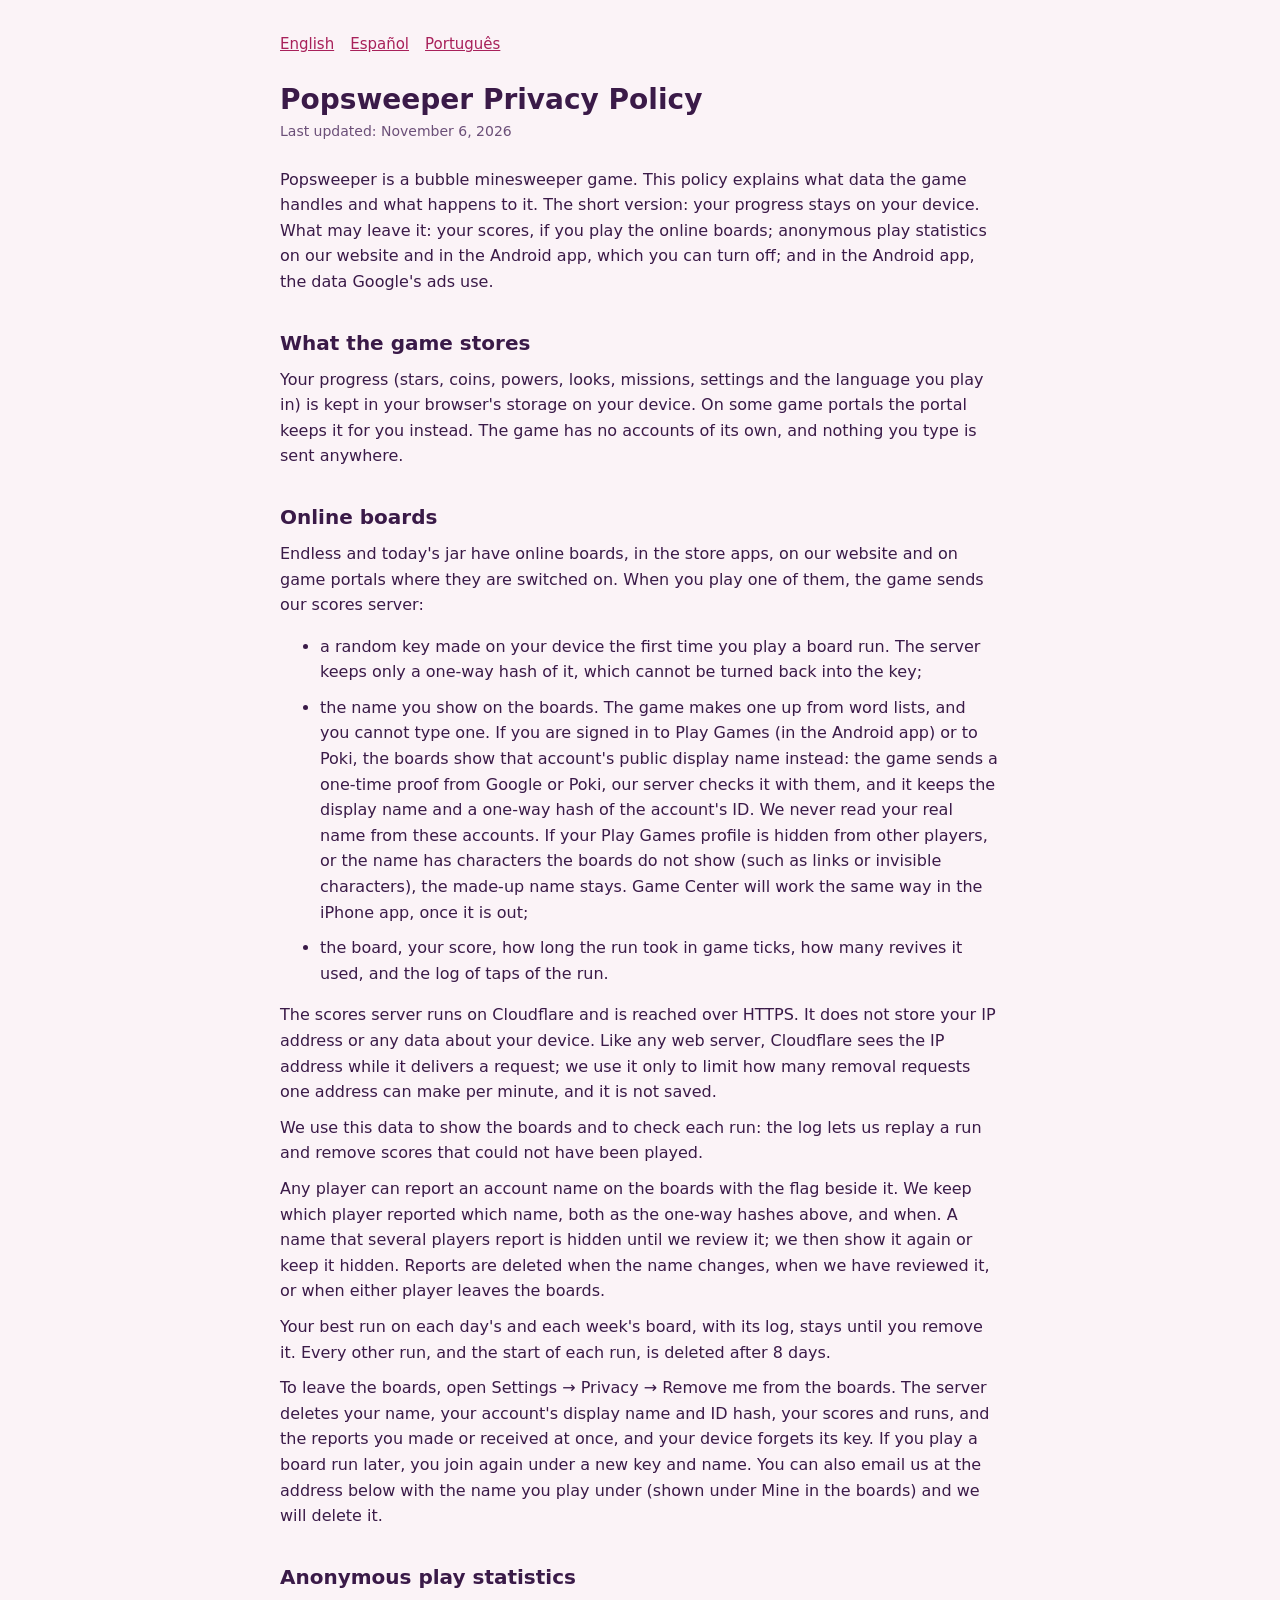
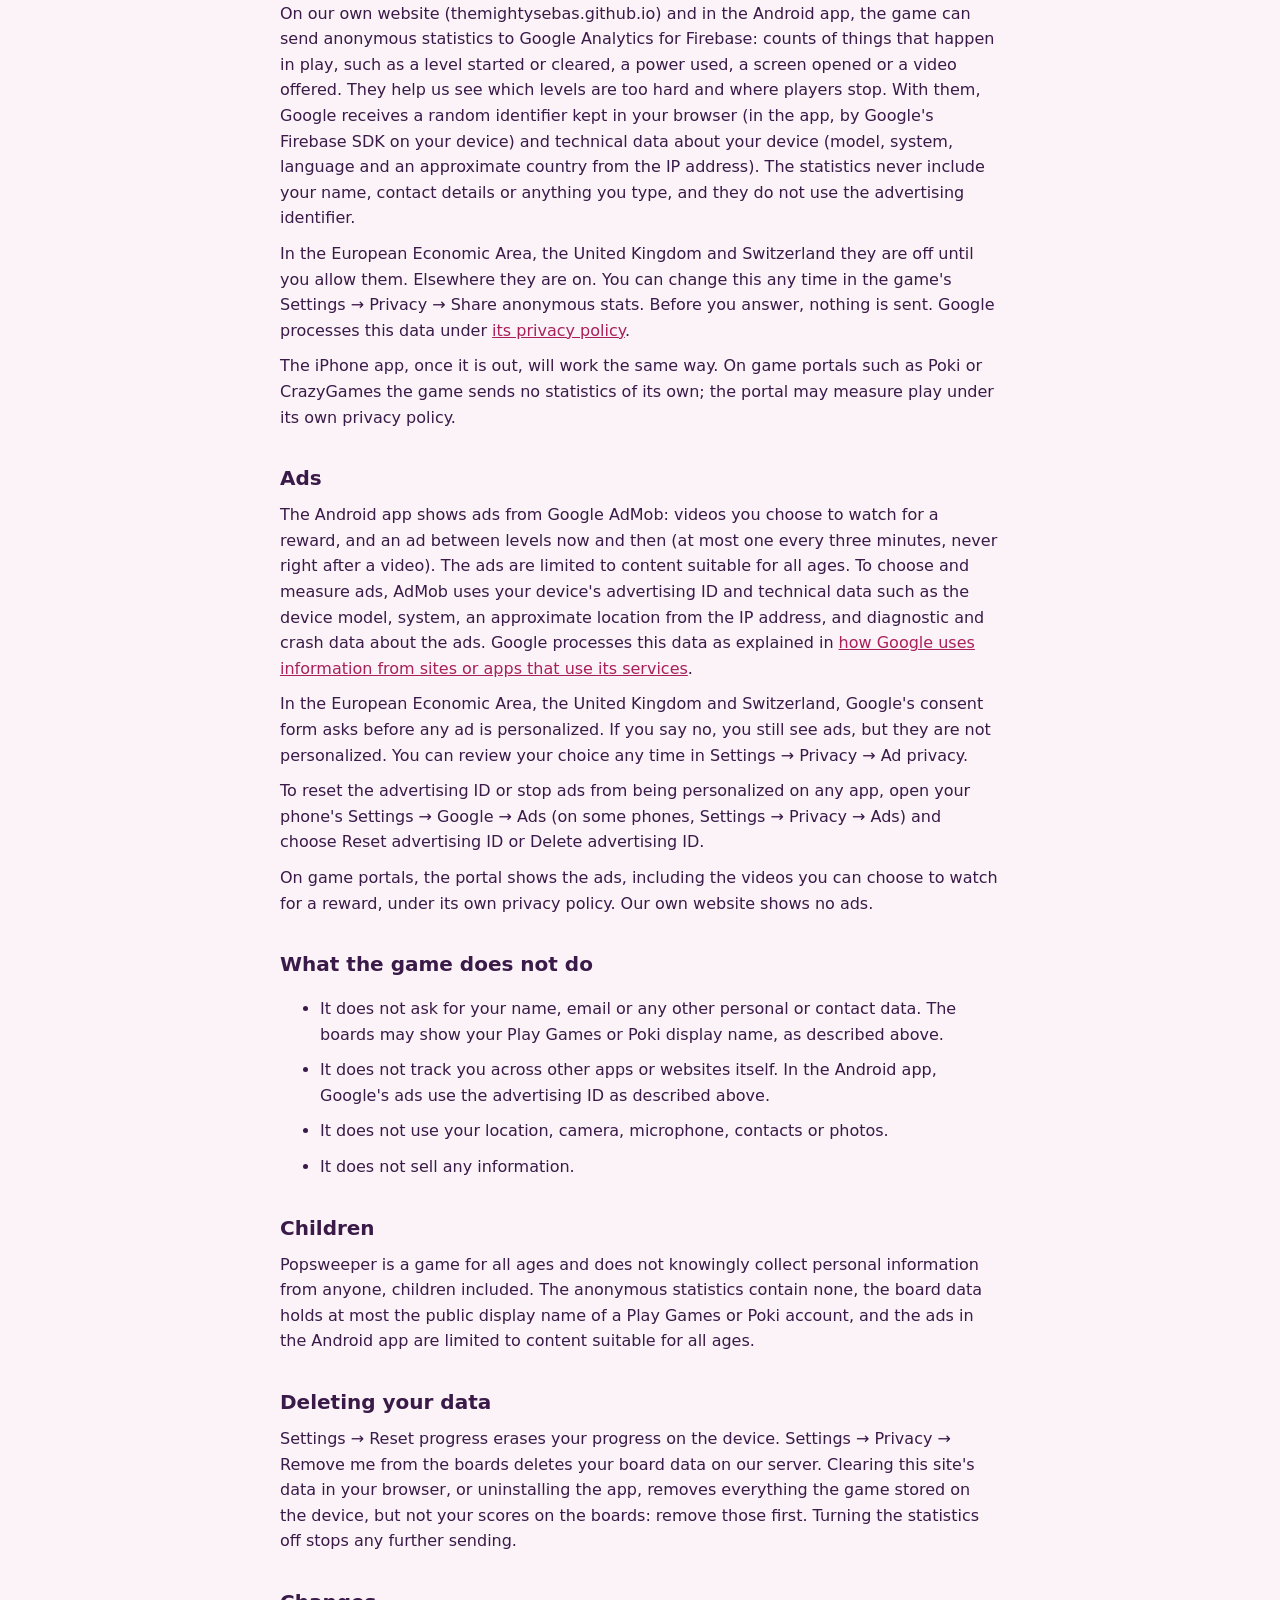
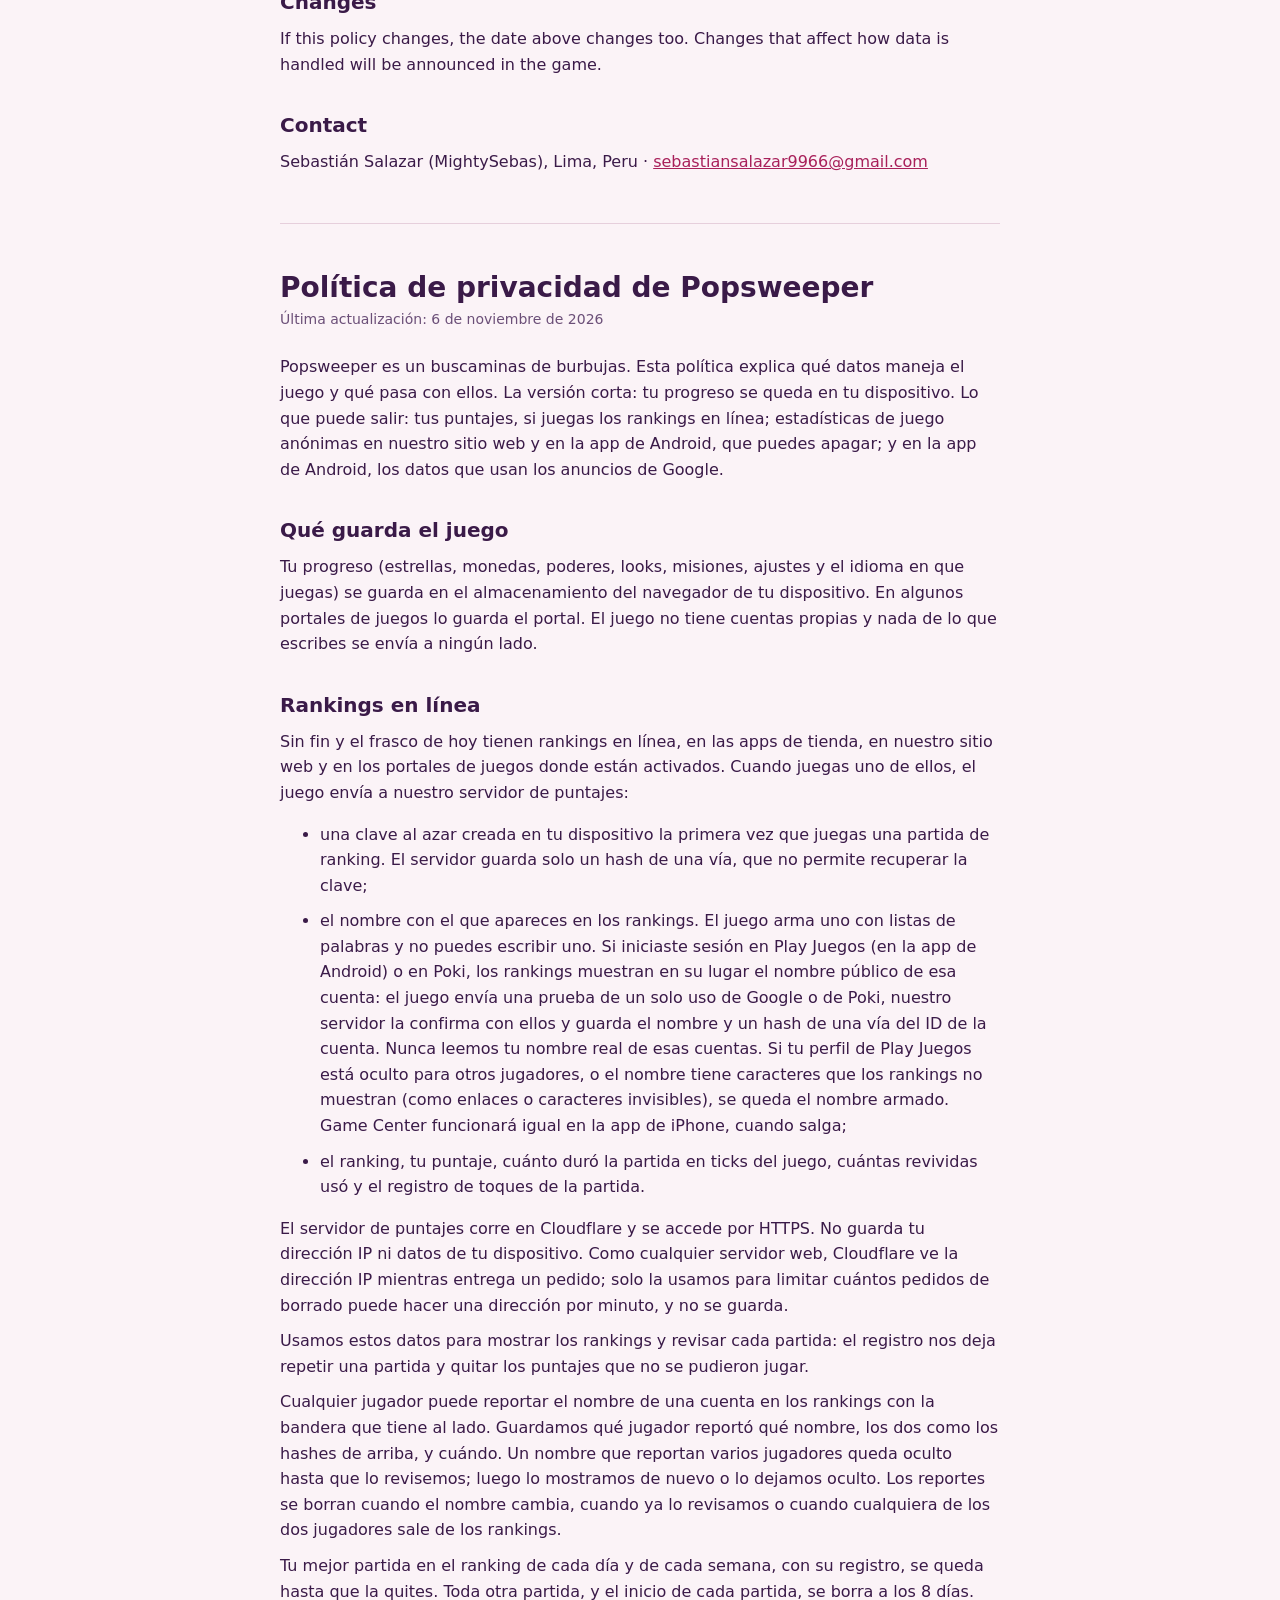
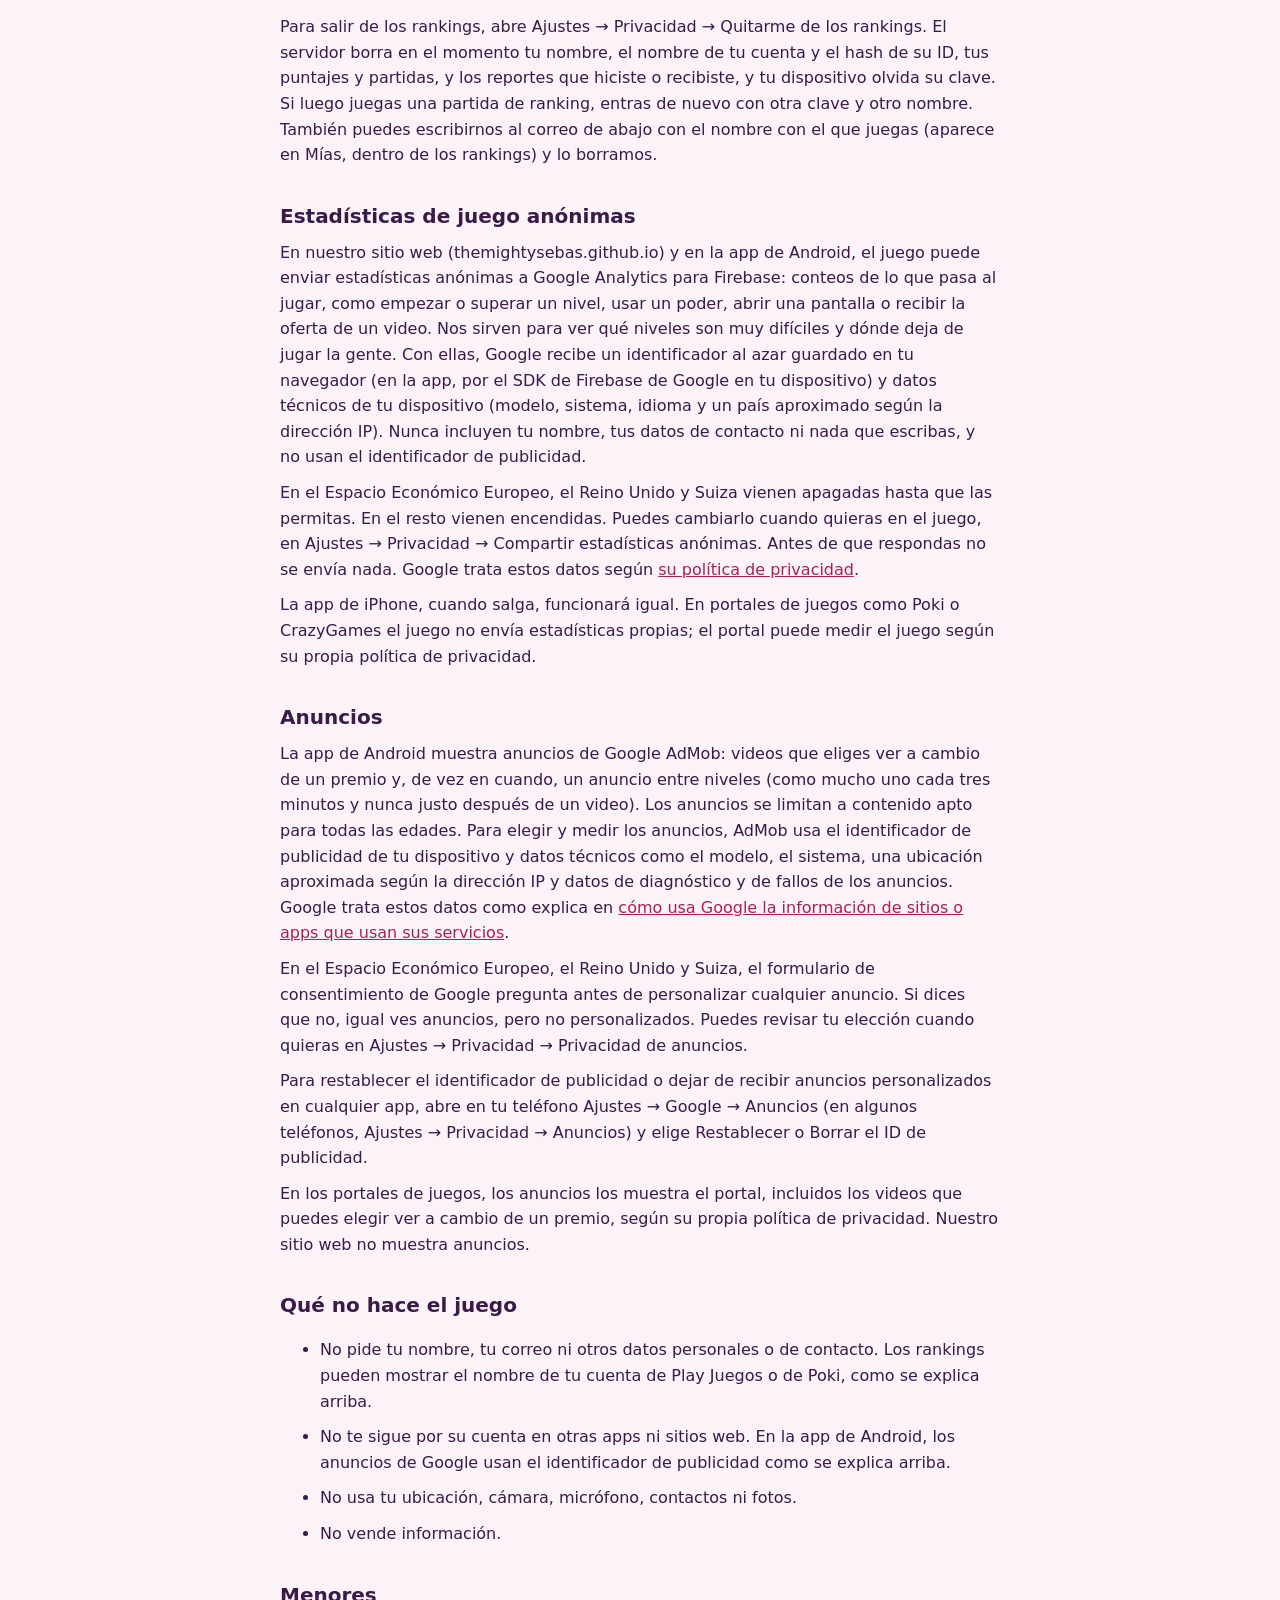
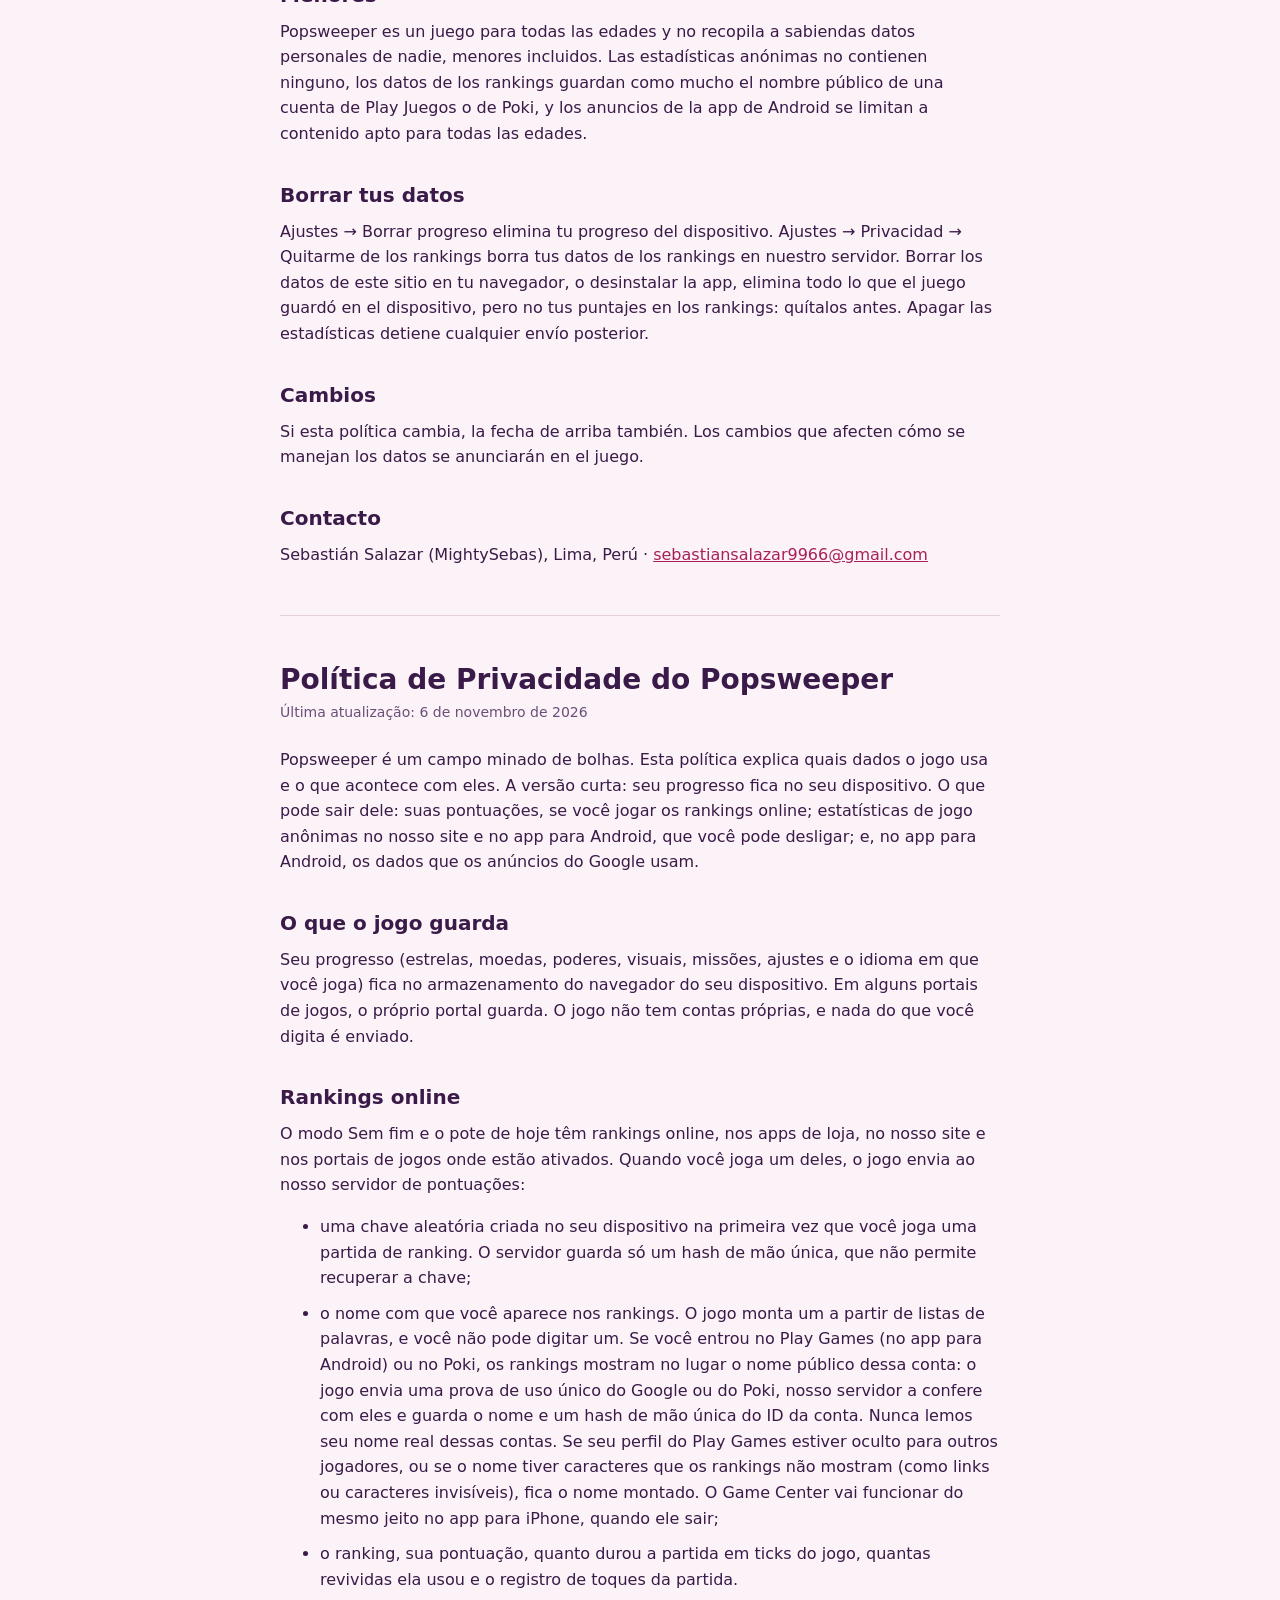
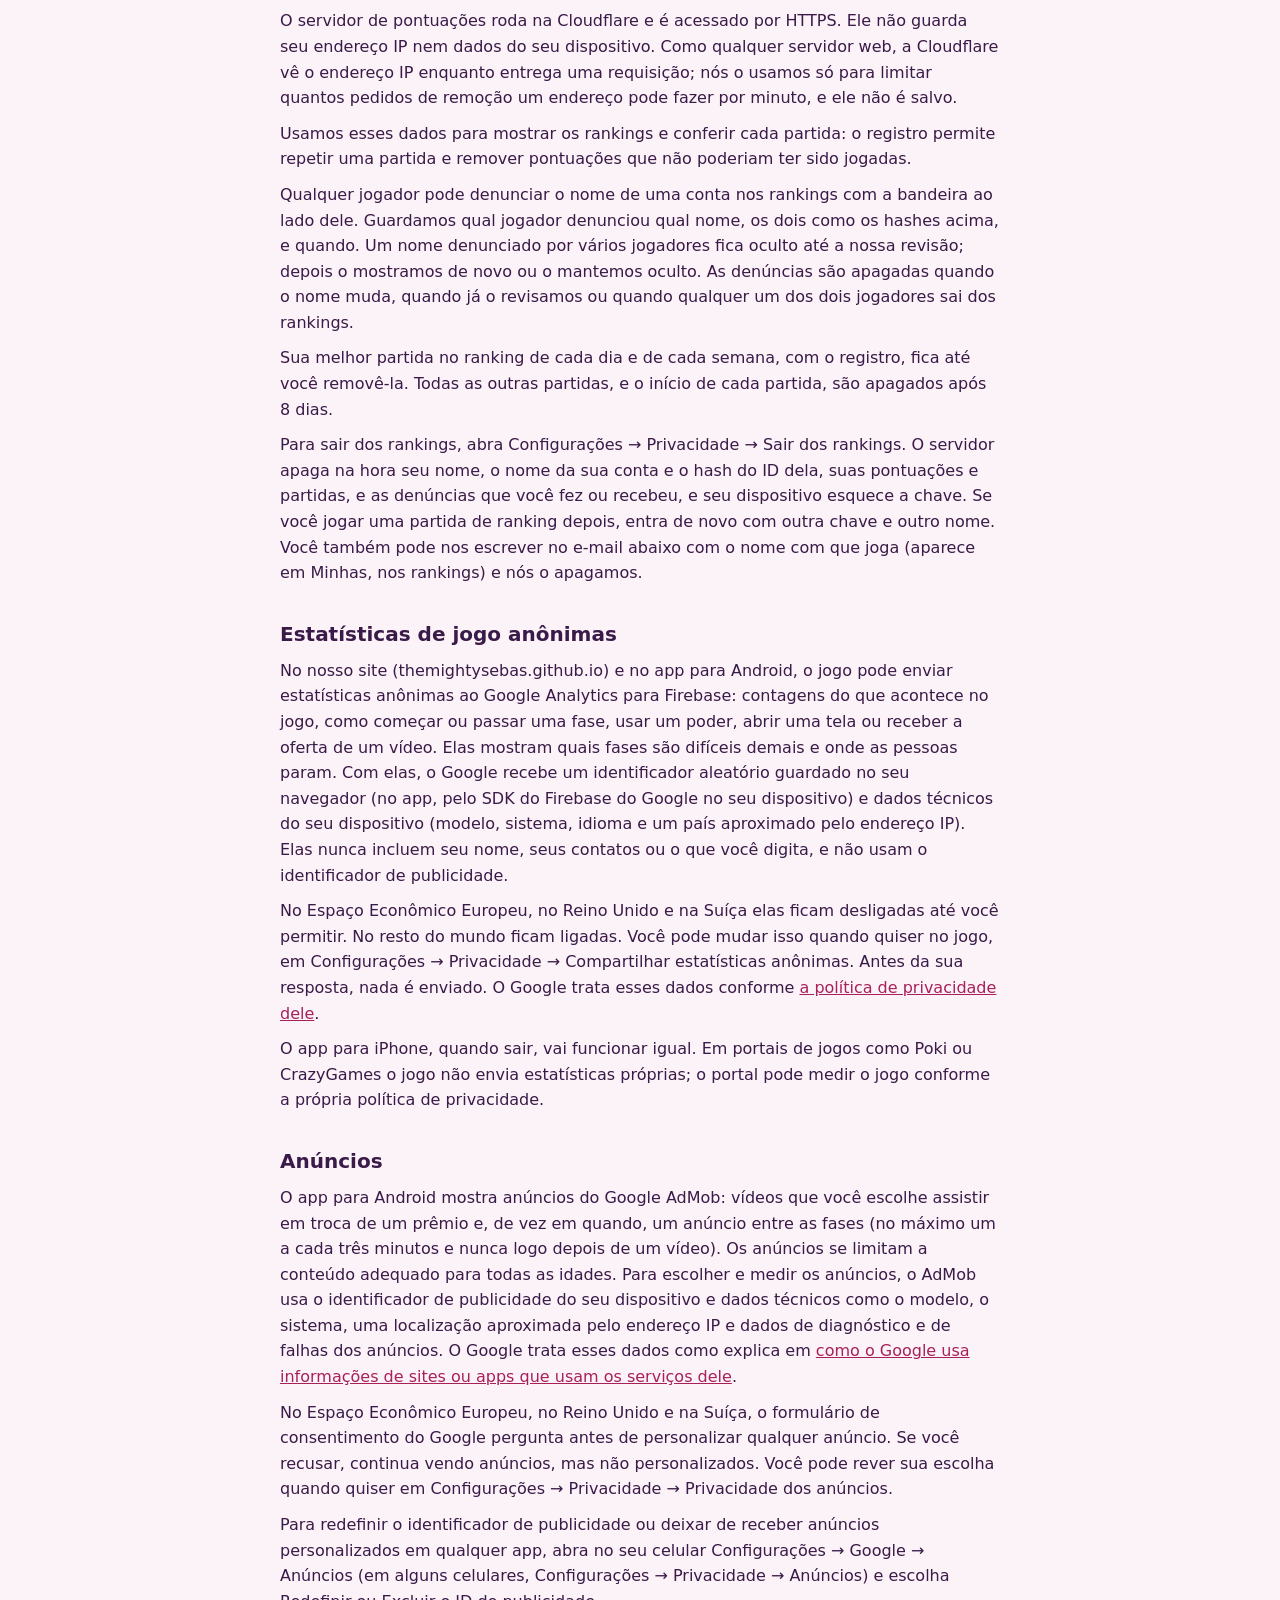
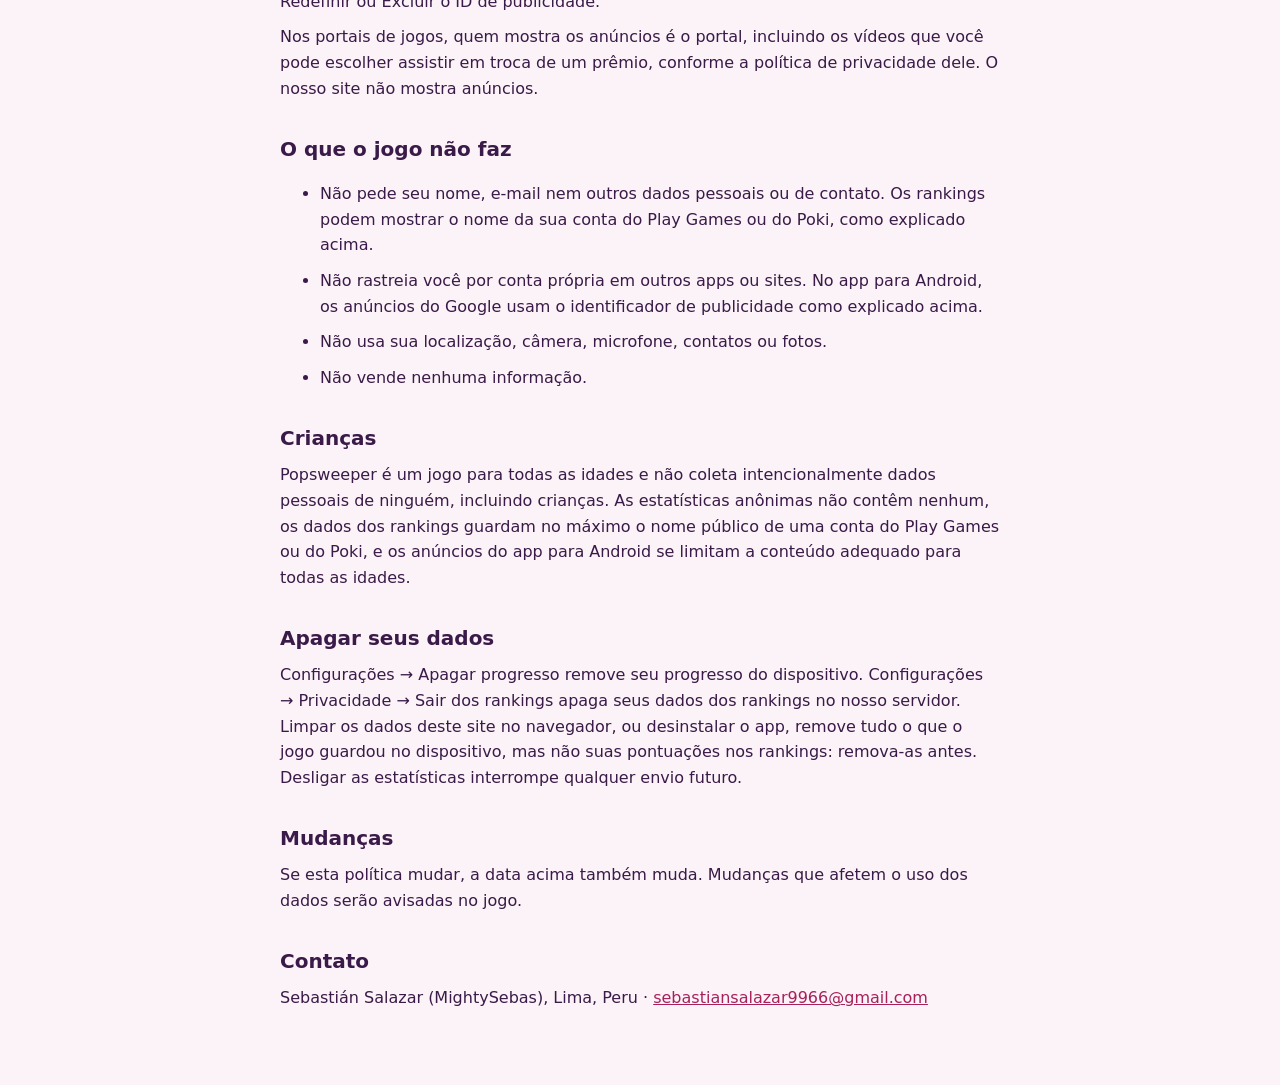
<file: privacy.html>
<!doctype html>
<html lang="en">
<head>
<meta charset="utf-8">
<meta name="viewport" content="width=device-width, initial-scale=1">
<title>Popsweeper · Privacy Policy</title>
<link rel="icon" href="favicon.svg" type="image/svg+xml">
<style>
  :root { --ink: #3a1a48; --soft: #6b4f78; --bg: #fbf3f7; --line: #e6cfdc; --accent: #a8205a; }
  @media (prefers-color-scheme: dark) { :root { --ink: #f4e6ee; --soft: #c2a9c9; --bg: #1c0d24; --line: #3d2547; --accent: #ff7aae; } }
  body { margin: 0 auto; padding: 32px 20px 64px; max-width: 720px; font: 16px/1.6 system-ui, -apple-system, 'Segoe UI', Roboto, sans-serif; color: var(--ink); background: var(--bg); }
  h1 { font-size: 28px; line-height: 1.15; margin: 0 0 4px; }
  h2 { font-size: 20px; margin: 32px 0 8px; }
  p, li { margin: 0 0 10px; }
  .meta { color: var(--soft); font-size: 14px; margin-bottom: 24px; }
  nav { display: flex; gap: 16px; margin-bottom: 28px; font-size: 15px; }
  hr { border: 0; border-top: 1px solid var(--line); margin: 48px 0; }
  a { color: var(--accent); }
</style>
</head>
<body>
<nav aria-label="Language"><a href="#en">English</a><a href="#es">Español</a><a href="#pt">Português</a></nav>

<section id="en" lang="en">
<h1>Popsweeper Privacy Policy</h1>
<p class="meta">Last updated: November 6, 2026</p>
<p>Popsweeper is a bubble minesweeper game. This policy explains what data the game handles and what happens to it. The short version: your progress stays on your device. What may leave it: your scores, if you play the online boards; anonymous play statistics on our website and in the Android app, which you can turn off; and in the Android app, the data Google's ads use.</p>

<h2>What the game stores</h2>
<p>Your progress (stars, coins, powers, looks, missions, settings and the language you play in) is kept in your browser's storage on your device. On some game portals the portal keeps it for you instead. The game has no accounts of its own, and nothing you type is sent anywhere.</p>

<h2>Online boards</h2>
<p>Endless and today's jar have online boards, in the store apps, on our website and on game portals where they are switched on. When you play one of them, the game sends our scores server:</p>
<ul>
<li>a random key made on your device the first time you play a board run. The server keeps only a one-way hash of it, which cannot be turned back into the key;</li>
<li>the name you show on the boards. The game makes one up from word lists, and you cannot type one. If you are signed in to Play Games (in the Android app) or to Poki, the boards show that account's public display name instead: the game sends a one-time proof from Google or Poki, our server checks it with them, and it keeps the display name and a one-way hash of the account's ID. We never read your real name from these accounts. If your Play Games profile is hidden from other players, or the name has characters the boards do not show (such as links or invisible characters), the made-up name stays. Game Center will work the same way in the iPhone app, once it is out;</li>
<li>the board, your score, how long the run took in game ticks, how many revives it used, and the log of taps of the run.</li>
</ul>
<p>The scores server runs on Cloudflare and is reached over HTTPS. It does not store your IP address or any data about your device. Like any web server, Cloudflare sees the IP address while it delivers a request; we use it only to limit how many removal requests one address can make per minute, and it is not saved.</p>
<p>We use this data to show the boards and to check each run: the log lets us replay a run and remove scores that could not have been played.</p>
<p>Any player can report an account name on the boards with the flag beside it. We keep which player reported which name, both as the one-way hashes above, and when. A name that several players report is hidden until we review it; we then show it again or keep it hidden. Reports are deleted when the name changes, when we have reviewed it, or when either player leaves the boards.</p>
<p>Your best run on each day's and each week's board, with its log, stays until you remove it. Every other run, and the start of each run, is deleted after 8 days.</p>
<p>To leave the boards, open Settings → Privacy → Remove me from the boards. The server deletes your name, your account's display name and ID hash, your scores and runs, and the reports you made or received at once, and your device forgets its key. If you play a board run later, you join again under a new key and name. You can also email us at the address below with the name you play under (shown under Mine in the boards) and we will delete it.</p>

<h2>Anonymous play statistics</h2>
<p>On our own website (themightysebas.github.io) and in the Android app, the game can send anonymous statistics to Google Analytics for Firebase: counts of things that happen in play, such as a level started or cleared, a power used, a screen opened or a video offered. They help us see which levels are too hard and where players stop. With them, Google receives a random identifier kept in your browser (in the app, by Google's Firebase SDK on your device) and technical data about your device (model, system, language and an approximate country from the IP address). The statistics never include your name, contact details or anything you type, and they do not use the advertising identifier.</p>
<p>In the European Economic Area, the United Kingdom and Switzerland they are off until you allow them. Elsewhere they are on. You can change this any time in the game's Settings → Privacy → Share anonymous stats. Before you answer, nothing is sent. Google processes this data under <a href="https://policies.google.com/privacy">its privacy policy</a>.</p>
<p>The iPhone app, once it is out, will work the same way. On game portals such as Poki or CrazyGames the game sends no statistics of its own; the portal may measure play under its own privacy policy.</p>

<h2>Ads</h2>
<p>The Android app shows ads from Google AdMob: videos you choose to watch for a reward, and an ad between levels now and then (at most one every three minutes, never right after a video). The ads are limited to content suitable for all ages. To choose and measure ads, AdMob uses your device's advertising ID and technical data such as the device model, system, an approximate location from the IP address, and diagnostic and crash data about the ads. Google processes this data as explained in <a href="https://policies.google.com/technologies/partner-sites">how Google uses information from sites or apps that use its services</a>.</p>
<p>In the European Economic Area, the United Kingdom and Switzerland, Google's consent form asks before any ad is personalized. If you say no, you still see ads, but they are not personalized. You can review your choice any time in Settings → Privacy → Ad privacy.</p>
<p>To reset the advertising ID or stop ads from being personalized on any app, open your phone's Settings → Google → Ads (on some phones, Settings → Privacy → Ads) and choose Reset advertising ID or Delete advertising ID.</p>
<p>On game portals, the portal shows the ads, including the videos you can choose to watch for a reward, under its own privacy policy. Our own website shows no ads.</p>

<h2>What the game does not do</h2>
<ul>
<li>It does not ask for your name, email or any other personal or contact data. The boards may show your Play Games or Poki display name, as described above.</li>
<li>It does not track you across other apps or websites itself. In the Android app, Google's ads use the advertising ID as described above.</li>
<li>It does not use your location, camera, microphone, contacts or photos.</li>
<li>It does not sell any information.</li>
</ul>

<h2>Children</h2>
<p>Popsweeper is a game for all ages and does not knowingly collect personal information from anyone, children included. The anonymous statistics contain none, the board data holds at most the public display name of a Play Games or Poki account, and the ads in the Android app are limited to content suitable for all ages.</p>

<h2>Deleting your data</h2>
<p>Settings → Reset progress erases your progress on the device. Settings → Privacy → Remove me from the boards deletes your board data on our server. Clearing this site's data in your browser, or uninstalling the app, removes everything the game stored on the device, but not your scores on the boards: remove those first. Turning the statistics off stops any further sending.</p>

<h2>Changes</h2>
<p>If this policy changes, the date above changes too. Changes that affect how data is handled will be announced in the game.</p>

<h2>Contact</h2>
<p>Sebastián Salazar (MightySebas), Lima, Peru · <a href="mailto:sebastiansalazar9966@gmail.com">sebastiansalazar9966@gmail.com</a></p>
</section>

<hr>

<section id="es" lang="es">
<h1>Política de privacidad de Popsweeper</h1>
<p class="meta">Última actualización: 6 de noviembre de 2026</p>
<p>Popsweeper es un buscaminas de burbujas. Esta política explica qué datos maneja el juego y qué pasa con ellos. La versión corta: tu progreso se queda en tu dispositivo. Lo que puede salir: tus puntajes, si juegas los rankings en línea; estadísticas de juego anónimas en nuestro sitio web y en la app de Android, que puedes apagar; y en la app de Android, los datos que usan los anuncios de Google.</p>

<h2>Qué guarda el juego</h2>
<p>Tu progreso (estrellas, monedas, poderes, looks, misiones, ajustes y el idioma en que juegas) se guarda en el almacenamiento del navegador de tu dispositivo. En algunos portales de juegos lo guarda el portal. El juego no tiene cuentas propias y nada de lo que escribes se envía a ningún lado.</p>

<h2>Rankings en línea</h2>
<p>Sin fin y el frasco de hoy tienen rankings en línea, en las apps de tienda, en nuestro sitio web y en los portales de juegos donde están activados. Cuando juegas uno de ellos, el juego envía a nuestro servidor de puntajes:</p>
<ul>
<li>una clave al azar creada en tu dispositivo la primera vez que juegas una partida de ranking. El servidor guarda solo un hash de una vía, que no permite recuperar la clave;</li>
<li>el nombre con el que apareces en los rankings. El juego arma uno con listas de palabras y no puedes escribir uno. Si iniciaste sesión en Play Juegos (en la app de Android) o en Poki, los rankings muestran en su lugar el nombre público de esa cuenta: el juego envía una prueba de un solo uso de Google o de Poki, nuestro servidor la confirma con ellos y guarda el nombre y un hash de una vía del ID de la cuenta. Nunca leemos tu nombre real de esas cuentas. Si tu perfil de Play Juegos está oculto para otros jugadores, o el nombre tiene caracteres que los rankings no muestran (como enlaces o caracteres invisibles), se queda el nombre armado. Game Center funcionará igual en la app de iPhone, cuando salga;</li>
<li>el ranking, tu puntaje, cuánto duró la partida en ticks del juego, cuántas revividas usó y el registro de toques de la partida.</li>
</ul>
<p>El servidor de puntajes corre en Cloudflare y se accede por HTTPS. No guarda tu dirección IP ni datos de tu dispositivo. Como cualquier servidor web, Cloudflare ve la dirección IP mientras entrega un pedido; solo la usamos para limitar cuántos pedidos de borrado puede hacer una dirección por minuto, y no se guarda.</p>
<p>Usamos estos datos para mostrar los rankings y revisar cada partida: el registro nos deja repetir una partida y quitar los puntajes que no se pudieron jugar.</p>
<p>Cualquier jugador puede reportar el nombre de una cuenta en los rankings con la bandera que tiene al lado. Guardamos qué jugador reportó qué nombre, los dos como los hashes de arriba, y cuándo. Un nombre que reportan varios jugadores queda oculto hasta que lo revisemos; luego lo mostramos de nuevo o lo dejamos oculto. Los reportes se borran cuando el nombre cambia, cuando ya lo revisamos o cuando cualquiera de los dos jugadores sale de los rankings.</p>
<p>Tu mejor partida en el ranking de cada día y de cada semana, con su registro, se queda hasta que la quites. Toda otra partida, y el inicio de cada partida, se borra a los 8 días.</p>
<p>Para salir de los rankings, abre Ajustes → Privacidad → Quitarme de los rankings. El servidor borra en el momento tu nombre, el nombre de tu cuenta y el hash de su ID, tus puntajes y partidas, y los reportes que hiciste o recibiste, y tu dispositivo olvida su clave. Si luego juegas una partida de ranking, entras de nuevo con otra clave y otro nombre. También puedes escribirnos al correo de abajo con el nombre con el que juegas (aparece en Mías, dentro de los rankings) y lo borramos.</p>

<h2>Estadísticas de juego anónimas</h2>
<p>En nuestro sitio web (themightysebas.github.io) y en la app de Android, el juego puede enviar estadísticas anónimas a Google Analytics para Firebase: conteos de lo que pasa al jugar, como empezar o superar un nivel, usar un poder, abrir una pantalla o recibir la oferta de un video. Nos sirven para ver qué niveles son muy difíciles y dónde deja de jugar la gente. Con ellas, Google recibe un identificador al azar guardado en tu navegador (en la app, por el SDK de Firebase de Google en tu dispositivo) y datos técnicos de tu dispositivo (modelo, sistema, idioma y un país aproximado según la dirección IP). Nunca incluyen tu nombre, tus datos de contacto ni nada que escribas, y no usan el identificador de publicidad.</p>
<p>En el Espacio Económico Europeo, el Reino Unido y Suiza vienen apagadas hasta que las permitas. En el resto vienen encendidas. Puedes cambiarlo cuando quieras en el juego, en Ajustes → Privacidad → Compartir estadísticas anónimas. Antes de que respondas no se envía nada. Google trata estos datos según <a href="https://policies.google.com/privacy">su política de privacidad</a>.</p>
<p>La app de iPhone, cuando salga, funcionará igual. En portales de juegos como Poki o CrazyGames el juego no envía estadísticas propias; el portal puede medir el juego según su propia política de privacidad.</p>

<h2>Anuncios</h2>
<p>La app de Android muestra anuncios de Google AdMob: videos que eliges ver a cambio de un premio y, de vez en cuando, un anuncio entre niveles (como mucho uno cada tres minutos y nunca justo después de un video). Los anuncios se limitan a contenido apto para todas las edades. Para elegir y medir los anuncios, AdMob usa el identificador de publicidad de tu dispositivo y datos técnicos como el modelo, el sistema, una ubicación aproximada según la dirección IP y datos de diagnóstico y de fallos de los anuncios. Google trata estos datos como explica en <a href="https://policies.google.com/technologies/partner-sites?hl=es">cómo usa Google la información de sitios o apps que usan sus servicios</a>.</p>
<p>En el Espacio Económico Europeo, el Reino Unido y Suiza, el formulario de consentimiento de Google pregunta antes de personalizar cualquier anuncio. Si dices que no, igual ves anuncios, pero no personalizados. Puedes revisar tu elección cuando quieras en Ajustes → Privacidad → Privacidad de anuncios.</p>
<p>Para restablecer el identificador de publicidad o dejar de recibir anuncios personalizados en cualquier app, abre en tu teléfono Ajustes → Google → Anuncios (en algunos teléfonos, Ajustes → Privacidad → Anuncios) y elige Restablecer o Borrar el ID de publicidad.</p>
<p>En los portales de juegos, los anuncios los muestra el portal, incluidos los videos que puedes elegir ver a cambio de un premio, según su propia política de privacidad. Nuestro sitio web no muestra anuncios.</p>

<h2>Qué no hace el juego</h2>
<ul>
<li>No pide tu nombre, tu correo ni otros datos personales o de contacto. Los rankings pueden mostrar el nombre de tu cuenta de Play Juegos o de Poki, como se explica arriba.</li>
<li>No te sigue por su cuenta en otras apps ni sitios web. En la app de Android, los anuncios de Google usan el identificador de publicidad como se explica arriba.</li>
<li>No usa tu ubicación, cámara, micrófono, contactos ni fotos.</li>
<li>No vende información.</li>
</ul>

<h2>Menores</h2>
<p>Popsweeper es un juego para todas las edades y no recopila a sabiendas datos personales de nadie, menores incluidos. Las estadísticas anónimas no contienen ninguno, los datos de los rankings guardan como mucho el nombre público de una cuenta de Play Juegos o de Poki, y los anuncios de la app de Android se limitan a contenido apto para todas las edades.</p>

<h2>Borrar tus datos</h2>
<p>Ajustes → Borrar progreso elimina tu progreso del dispositivo. Ajustes → Privacidad → Quitarme de los rankings borra tus datos de los rankings en nuestro servidor. Borrar los datos de este sitio en tu navegador, o desinstalar la app, elimina todo lo que el juego guardó en el dispositivo, pero no tus puntajes en los rankings: quítalos antes. Apagar las estadísticas detiene cualquier envío posterior.</p>

<h2>Cambios</h2>
<p>Si esta política cambia, la fecha de arriba también. Los cambios que afecten cómo se manejan los datos se anunciarán en el juego.</p>

<h2>Contacto</h2>
<p>Sebastián Salazar (MightySebas), Lima, Perú · <a href="mailto:sebastiansalazar9966@gmail.com">sebastiansalazar9966@gmail.com</a></p>
</section>

<hr>

<section id="pt" lang="pt-BR">
<h1>Política de Privacidade do Popsweeper</h1>
<p class="meta">Última atualização: 6 de novembro de 2026</p>
<p>Popsweeper é um campo minado de bolhas. Esta política explica quais dados o jogo usa e o que acontece com eles. A versão curta: seu progresso fica no seu dispositivo. O que pode sair dele: suas pontuações, se você jogar os rankings online; estatísticas de jogo anônimas no nosso site e no app para Android, que você pode desligar; e, no app para Android, os dados que os anúncios do Google usam.</p>

<h2>O que o jogo guarda</h2>
<p>Seu progresso (estrelas, moedas, poderes, visuais, missões, ajustes e o idioma em que você joga) fica no armazenamento do navegador do seu dispositivo. Em alguns portais de jogos, o próprio portal guarda. O jogo não tem contas próprias, e nada do que você digita é enviado.</p>

<h2>Rankings online</h2>
<p>O modo Sem fim e o pote de hoje têm rankings online, nos apps de loja, no nosso site e nos portais de jogos onde estão ativados. Quando você joga um deles, o jogo envia ao nosso servidor de pontuações:</p>
<ul>
<li>uma chave aleatória criada no seu dispositivo na primeira vez que você joga uma partida de ranking. O servidor guarda só um hash de mão única, que não permite recuperar a chave;</li>
<li>o nome com que você aparece nos rankings. O jogo monta um a partir de listas de palavras, e você não pode digitar um. Se você entrou no Play Games (no app para Android) ou no Poki, os rankings mostram no lugar o nome público dessa conta: o jogo envia uma prova de uso único do Google ou do Poki, nosso servidor a confere com eles e guarda o nome e um hash de mão única do ID da conta. Nunca lemos seu nome real dessas contas. Se seu perfil do Play Games estiver oculto para outros jogadores, ou se o nome tiver caracteres que os rankings não mostram (como links ou caracteres invisíveis), fica o nome montado. O Game Center vai funcionar do mesmo jeito no app para iPhone, quando ele sair;</li>
<li>o ranking, sua pontuação, quanto durou a partida em ticks do jogo, quantas revividas ela usou e o registro de toques da partida.</li>
</ul>
<p>O servidor de pontuações roda na Cloudflare e é acessado por HTTPS. Ele não guarda seu endereço IP nem dados do seu dispositivo. Como qualquer servidor web, a Cloudflare vê o endereço IP enquanto entrega uma requisição; nós o usamos só para limitar quantos pedidos de remoção um endereço pode fazer por minuto, e ele não é salvo.</p>
<p>Usamos esses dados para mostrar os rankings e conferir cada partida: o registro permite repetir uma partida e remover pontuações que não poderiam ter sido jogadas.</p>
<p>Qualquer jogador pode denunciar o nome de uma conta nos rankings com a bandeira ao lado dele. Guardamos qual jogador denunciou qual nome, os dois como os hashes acima, e quando. Um nome denunciado por vários jogadores fica oculto até a nossa revisão; depois o mostramos de novo ou o mantemos oculto. As denúncias são apagadas quando o nome muda, quando já o revisamos ou quando qualquer um dos dois jogadores sai dos rankings.</p>
<p>Sua melhor partida no ranking de cada dia e de cada semana, com o registro, fica até você removê-la. Todas as outras partidas, e o início de cada partida, são apagados após 8 dias.</p>
<p>Para sair dos rankings, abra Configurações → Privacidade → Sair dos rankings. O servidor apaga na hora seu nome, o nome da sua conta e o hash do ID dela, suas pontuações e partidas, e as denúncias que você fez ou recebeu, e seu dispositivo esquece a chave. Se você jogar uma partida de ranking depois, entra de novo com outra chave e outro nome. Você também pode nos escrever no e-mail abaixo com o nome com que joga (aparece em Minhas, nos rankings) e nós o apagamos.</p>

<h2>Estatísticas de jogo anônimas</h2>
<p>No nosso site (themightysebas.github.io) e no app para Android, o jogo pode enviar estatísticas anônimas ao Google Analytics para Firebase: contagens do que acontece no jogo, como começar ou passar uma fase, usar um poder, abrir uma tela ou receber a oferta de um vídeo. Elas mostram quais fases são difíceis demais e onde as pessoas param. Com elas, o Google recebe um identificador aleatório guardado no seu navegador (no app, pelo SDK do Firebase do Google no seu dispositivo) e dados técnicos do seu dispositivo (modelo, sistema, idioma e um país aproximado pelo endereço IP). Elas nunca incluem seu nome, seus contatos ou o que você digita, e não usam o identificador de publicidade.</p>
<p>No Espaço Econômico Europeu, no Reino Unido e na Suíça elas ficam desligadas até você permitir. No resto do mundo ficam ligadas. Você pode mudar isso quando quiser no jogo, em Configurações → Privacidade → Compartilhar estatísticas anônimas. Antes da sua resposta, nada é enviado. O Google trata esses dados conforme <a href="https://policies.google.com/privacy">a política de privacidade dele</a>.</p>
<p>O app para iPhone, quando sair, vai funcionar igual. Em portais de jogos como Poki ou CrazyGames o jogo não envia estatísticas próprias; o portal pode medir o jogo conforme a própria política de privacidade.</p>

<h2>Anúncios</h2>
<p>O app para Android mostra anúncios do Google AdMob: vídeos que você escolhe assistir em troca de um prêmio e, de vez em quando, um anúncio entre as fases (no máximo um a cada três minutos e nunca logo depois de um vídeo). Os anúncios se limitam a conteúdo adequado para todas as idades. Para escolher e medir os anúncios, o AdMob usa o identificador de publicidade do seu dispositivo e dados técnicos como o modelo, o sistema, uma localização aproximada pelo endereço IP e dados de diagnóstico e de falhas dos anúncios. O Google trata esses dados como explica em <a href="https://policies.google.com/technologies/partner-sites?hl=pt-BR">como o Google usa informações de sites ou apps que usam os serviços dele</a>.</p>
<p>No Espaço Econômico Europeu, no Reino Unido e na Suíça, o formulário de consentimento do Google pergunta antes de personalizar qualquer anúncio. Se você recusar, continua vendo anúncios, mas não personalizados. Você pode rever sua escolha quando quiser em Configurações → Privacidade → Privacidade dos anúncios.</p>
<p>Para redefinir o identificador de publicidade ou deixar de receber anúncios personalizados em qualquer app, abra no seu celular Configurações → Google → Anúncios (em alguns celulares, Configurações → Privacidade → Anúncios) e escolha Redefinir ou Excluir o ID de publicidade.</p>
<p>Nos portais de jogos, quem mostra os anúncios é o portal, incluindo os vídeos que você pode escolher assistir em troca de um prêmio, conforme a política de privacidade dele. O nosso site não mostra anúncios.</p>

<h2>O que o jogo não faz</h2>
<ul>
<li>Não pede seu nome, e-mail nem outros dados pessoais ou de contato. Os rankings podem mostrar o nome da sua conta do Play Games ou do Poki, como explicado acima.</li>
<li>Não rastreia você por conta própria em outros apps ou sites. No app para Android, os anúncios do Google usam o identificador de publicidade como explicado acima.</li>
<li>Não usa sua localização, câmera, microfone, contatos ou fotos.</li>
<li>Não vende nenhuma informação.</li>
</ul>

<h2>Crianças</h2>
<p>Popsweeper é um jogo para todas as idades e não coleta intencionalmente dados pessoais de ninguém, incluindo crianças. As estatísticas anônimas não contêm nenhum, os dados dos rankings guardam no máximo o nome público de uma conta do Play Games ou do Poki, e os anúncios do app para Android se limitam a conteúdo adequado para todas as idades.</p>

<h2>Apagar seus dados</h2>
<p>Configurações → Apagar progresso remove seu progresso do dispositivo. Configurações → Privacidade → Sair dos rankings apaga seus dados dos rankings no nosso servidor. Limpar os dados deste site no navegador, ou desinstalar o app, remove tudo o que o jogo guardou no dispositivo, mas não suas pontuações nos rankings: remova-as antes. Desligar as estatísticas interrompe qualquer envio futuro.</p>

<h2>Mudanças</h2>
<p>Se esta política mudar, a data acima também muda. Mudanças que afetem o uso dos dados serão avisadas no jogo.</p>

<h2>Contato</h2>
<p>Sebastián Salazar (MightySebas), Lima, Peru · <a href="mailto:sebastiansalazar9966@gmail.com">sebastiansalazar9966@gmail.com</a></p>
</section>
</body>
</html>
</file>
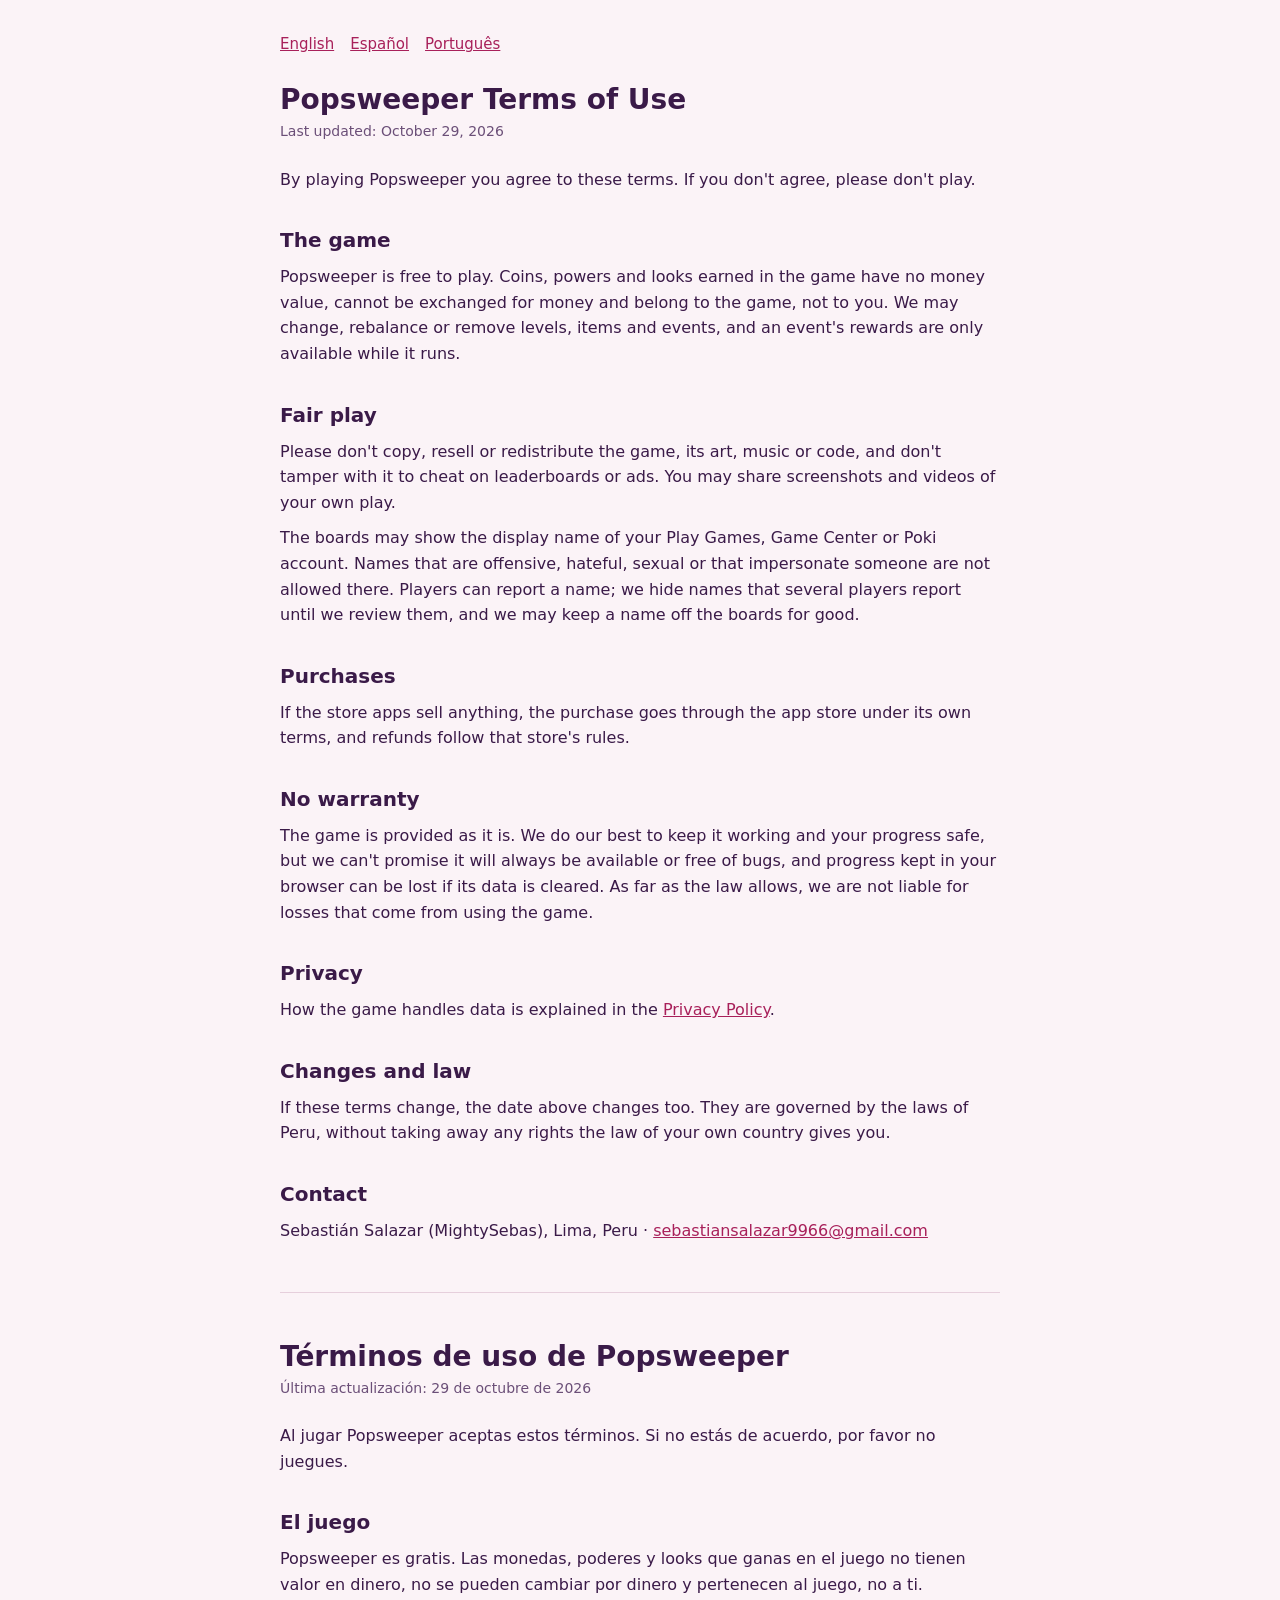
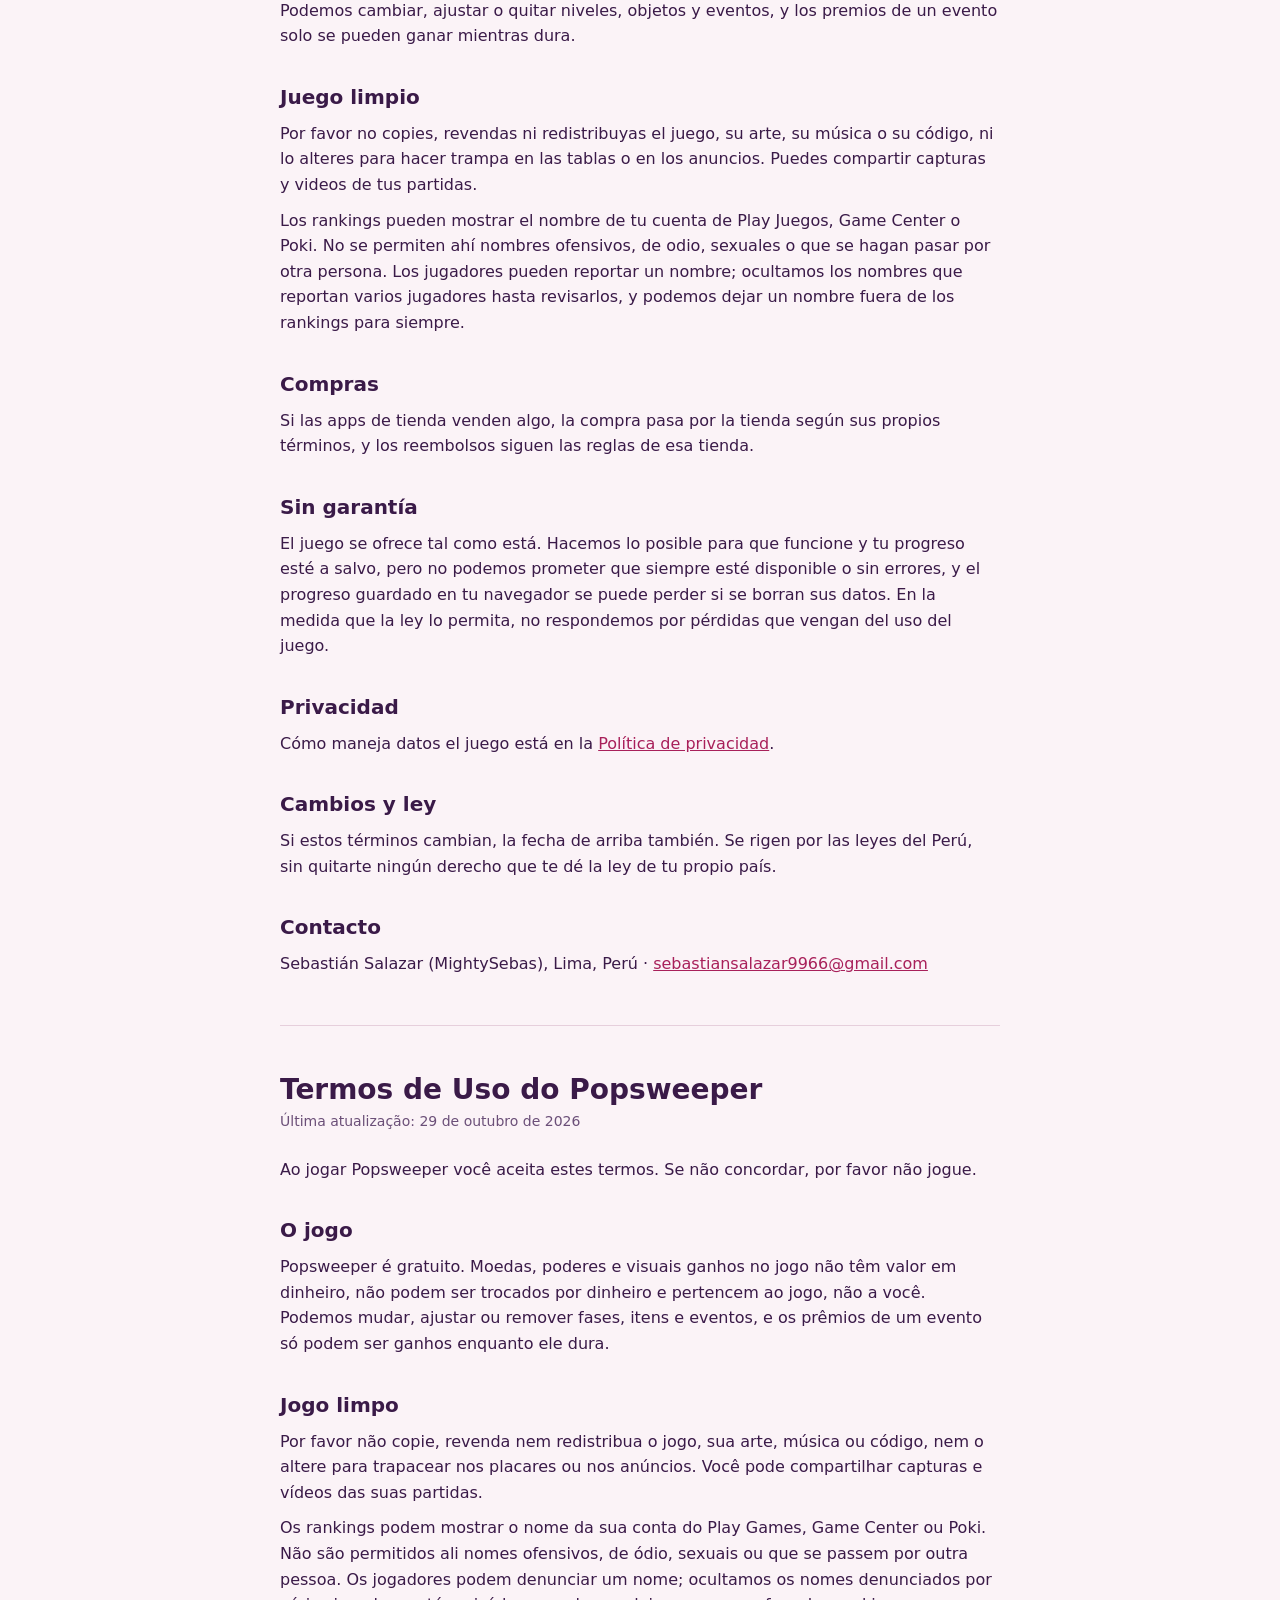
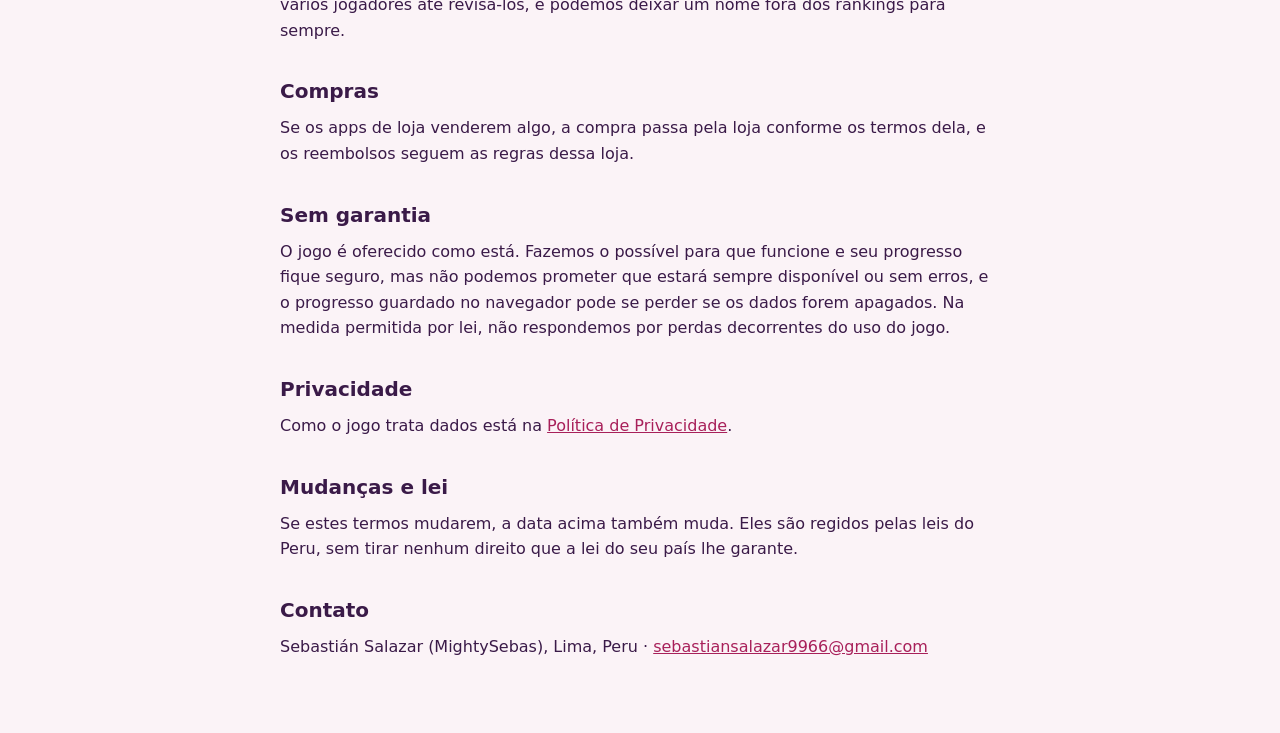
<file: terms.html>
<!doctype html>
<html lang="en">
<head>
<meta charset="utf-8">
<meta name="viewport" content="width=device-width, initial-scale=1">
<title>Popsweeper · Terms of Use</title>
<link rel="icon" href="favicon.svg" type="image/svg+xml">
<style>
  :root { --ink: #3a1a48; --soft: #6b4f78; --bg: #fbf3f7; --line: #e6cfdc; --accent: #a8205a; }
  @media (prefers-color-scheme: dark) { :root { --ink: #f4e6ee; --soft: #c2a9c9; --bg: #1c0d24; --line: #3d2547; --accent: #ff7aae; } }
  body { margin: 0 auto; padding: 32px 20px 64px; max-width: 720px; font: 16px/1.6 system-ui, -apple-system, 'Segoe UI', Roboto, sans-serif; color: var(--ink); background: var(--bg); }
  h1 { font-size: 28px; line-height: 1.15; margin: 0 0 4px; }
  h2 { font-size: 20px; margin: 32px 0 8px; }
  p { margin: 0 0 10px; }
  .meta { color: var(--soft); font-size: 14px; margin-bottom: 24px; }
  nav { display: flex; gap: 16px; margin-bottom: 28px; font-size: 15px; }
  hr { border: 0; border-top: 1px solid var(--line); margin: 48px 0; }
  a { color: var(--accent); }
</style>
</head>
<body>
<nav aria-label="Language"><a href="#en">English</a><a href="#es">Español</a><a href="#pt">Português</a></nav>

<section id="en" lang="en">
<h1>Popsweeper Terms of Use</h1>
<p class="meta">Last updated: October 29, 2026</p>
<p>By playing Popsweeper you agree to these terms. If you don't agree, please don't play.</p>
<h2>The game</h2>
<p>Popsweeper is free to play. Coins, powers and looks earned in the game have no money value, cannot be exchanged for money and belong to the game, not to you. We may change, rebalance or remove levels, items and events, and an event's rewards are only available while it runs.</p>
<h2>Fair play</h2>
<p>Please don't copy, resell or redistribute the game, its art, music or code, and don't tamper with it to cheat on leaderboards or ads. You may share screenshots and videos of your own play.</p>
<p>The boards may show the display name of your Play Games, Game Center or Poki account. Names that are offensive, hateful, sexual or that impersonate someone are not allowed there. Players can report a name; we hide names that several players report until we review them, and we may keep a name off the boards for good.</p>
<h2>Purchases</h2>
<p>If the store apps sell anything, the purchase goes through the app store under its own terms, and refunds follow that store's rules.</p>
<h2>No warranty</h2>
<p>The game is provided as it is. We do our best to keep it working and your progress safe, but we can't promise it will always be available or free of bugs, and progress kept in your browser can be lost if its data is cleared. As far as the law allows, we are not liable for losses that come from using the game.</p>
<h2>Privacy</h2>
<p>How the game handles data is explained in the <a href="privacy.html">Privacy Policy</a>.</p>
<h2>Changes and law</h2>
<p>If these terms change, the date above changes too. They are governed by the laws of Peru, without taking away any rights the law of your own country gives you.</p>
<h2>Contact</h2>
<p>Sebastián Salazar (MightySebas), Lima, Peru · <a href="mailto:sebastiansalazar9966@gmail.com">sebastiansalazar9966@gmail.com</a></p>
</section>

<hr>

<section id="es" lang="es">
<h1>Términos de uso de Popsweeper</h1>
<p class="meta">Última actualización: 29 de octubre de 2026</p>
<p>Al jugar Popsweeper aceptas estos términos. Si no estás de acuerdo, por favor no juegues.</p>
<h2>El juego</h2>
<p>Popsweeper es gratis. Las monedas, poderes y looks que ganas en el juego no tienen valor en dinero, no se pueden cambiar por dinero y pertenecen al juego, no a ti. Podemos cambiar, ajustar o quitar niveles, objetos y eventos, y los premios de un evento solo se pueden ganar mientras dura.</p>
<h2>Juego limpio</h2>
<p>Por favor no copies, revendas ni redistribuyas el juego, su arte, su música o su código, ni lo alteres para hacer trampa en las tablas o en los anuncios. Puedes compartir capturas y videos de tus partidas.</p>
<p>Los rankings pueden mostrar el nombre de tu cuenta de Play Juegos, Game Center o Poki. No se permiten ahí nombres ofensivos, de odio, sexuales o que se hagan pasar por otra persona. Los jugadores pueden reportar un nombre; ocultamos los nombres que reportan varios jugadores hasta revisarlos, y podemos dejar un nombre fuera de los rankings para siempre.</p>
<h2>Compras</h2>
<p>Si las apps de tienda venden algo, la compra pasa por la tienda según sus propios términos, y los reembolsos siguen las reglas de esa tienda.</p>
<h2>Sin garantía</h2>
<p>El juego se ofrece tal como está. Hacemos lo posible para que funcione y tu progreso esté a salvo, pero no podemos prometer que siempre esté disponible o sin errores, y el progreso guardado en tu navegador se puede perder si se borran sus datos. En la medida que la ley lo permita, no respondemos por pérdidas que vengan del uso del juego.</p>
<h2>Privacidad</h2>
<p>Cómo maneja datos el juego está en la <a href="privacy.html#es">Política de privacidad</a>.</p>
<h2>Cambios y ley</h2>
<p>Si estos términos cambian, la fecha de arriba también. Se rigen por las leyes del Perú, sin quitarte ningún derecho que te dé la ley de tu propio país.</p>
<h2>Contacto</h2>
<p>Sebastián Salazar (MightySebas), Lima, Perú · <a href="mailto:sebastiansalazar9966@gmail.com">sebastiansalazar9966@gmail.com</a></p>
</section>

<hr>

<section id="pt" lang="pt-BR">
<h1>Termos de Uso do Popsweeper</h1>
<p class="meta">Última atualização: 29 de outubro de 2026</p>
<p>Ao jogar Popsweeper você aceita estes termos. Se não concordar, por favor não jogue.</p>
<h2>O jogo</h2>
<p>Popsweeper é gratuito. Moedas, poderes e visuais ganhos no jogo não têm valor em dinheiro, não podem ser trocados por dinheiro e pertencem ao jogo, não a você. Podemos mudar, ajustar ou remover fases, itens e eventos, e os prêmios de um evento só podem ser ganhos enquanto ele dura.</p>
<h2>Jogo limpo</h2>
<p>Por favor não copie, revenda nem redistribua o jogo, sua arte, música ou código, nem o altere para trapacear nos placares ou nos anúncios. Você pode compartilhar capturas e vídeos das suas partidas.</p>
<p>Os rankings podem mostrar o nome da sua conta do Play Games, Game Center ou Poki. Não são permitidos ali nomes ofensivos, de ódio, sexuais ou que se passem por outra pessoa. Os jogadores podem denunciar um nome; ocultamos os nomes denunciados por vários jogadores até revisá-los, e podemos deixar um nome fora dos rankings para sempre.</p>
<h2>Compras</h2>
<p>Se os apps de loja venderem algo, a compra passa pela loja conforme os termos dela, e os reembolsos seguem as regras dessa loja.</p>
<h2>Sem garantia</h2>
<p>O jogo é oferecido como está. Fazemos o possível para que funcione e seu progresso fique seguro, mas não podemos prometer que estará sempre disponível ou sem erros, e o progresso guardado no navegador pode se perder se os dados forem apagados. Na medida permitida por lei, não respondemos por perdas decorrentes do uso do jogo.</p>
<h2>Privacidade</h2>
<p>Como o jogo trata dados está na <a href="privacy.html#pt">Política de Privacidade</a>.</p>
<h2>Mudanças e lei</h2>
<p>Se estes termos mudarem, a data acima também muda. Eles são regidos pelas leis do Peru, sem tirar nenhum direito que a lei do seu país lhe garante.</p>
<h2>Contato</h2>
<p>Sebastián Salazar (MightySebas), Lima, Peru · <a href="mailto:sebastiansalazar9966@gmail.com">sebastiansalazar9966@gmail.com</a></p>
</section>
</body>
</html>
</file>
